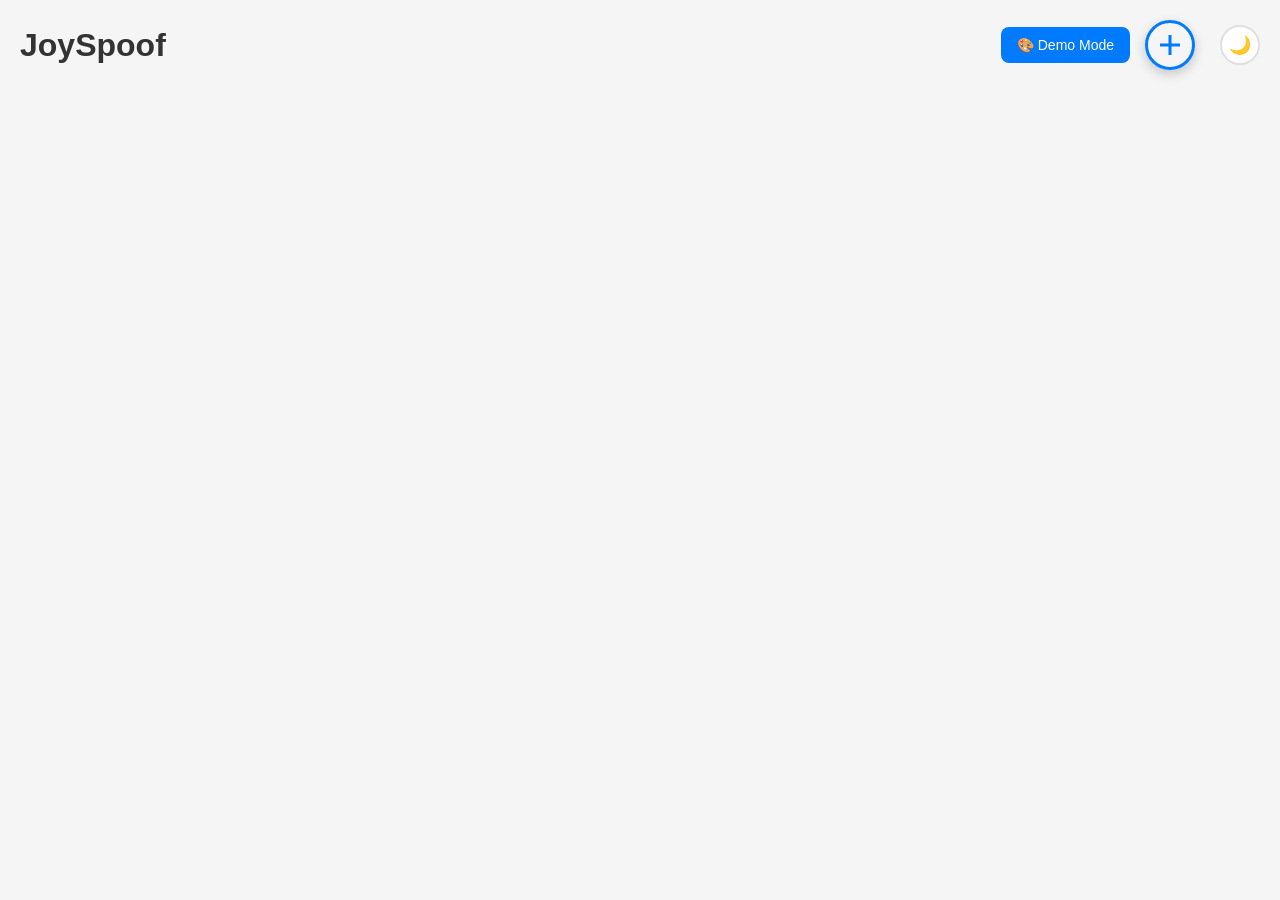
<file: index.html>
<!DOCTYPE html>
<html lang="en">
<head>
    <meta charset="UTF-8">
    <meta name="viewport" content="width=device-width, initial-scale=1.0">
    <title>JoySpoof</title>
    <link rel="icon" href="/images/favicon.jpg" type="image/jpeg">
    <link rel="stylesheet" href="styles.css">
</head>
<body>
    <div class="header-container">
        <h1>JoySpoof</h1>
        <div class="connect-section">
            <a href="demo.html" class="demo-link" title="Try Demo Mode">🎨 Demo Mode</a>
            <button id="connect-btn" class="connect-btn" title="Connect Controller"></button>
            <button id="theme-toggle" class="theme-toggle" title="Toggle Theme">🌓</button>
            <div id="error-message" class="hidden"></div>
        </div>
    </div>
    <div id="controllers-container" class="hidden">
        <!-- Controller sections will be dynamically added here -->
    </div>
    <script type="module" src="app.js"></script>
</body>
</html>
</file>
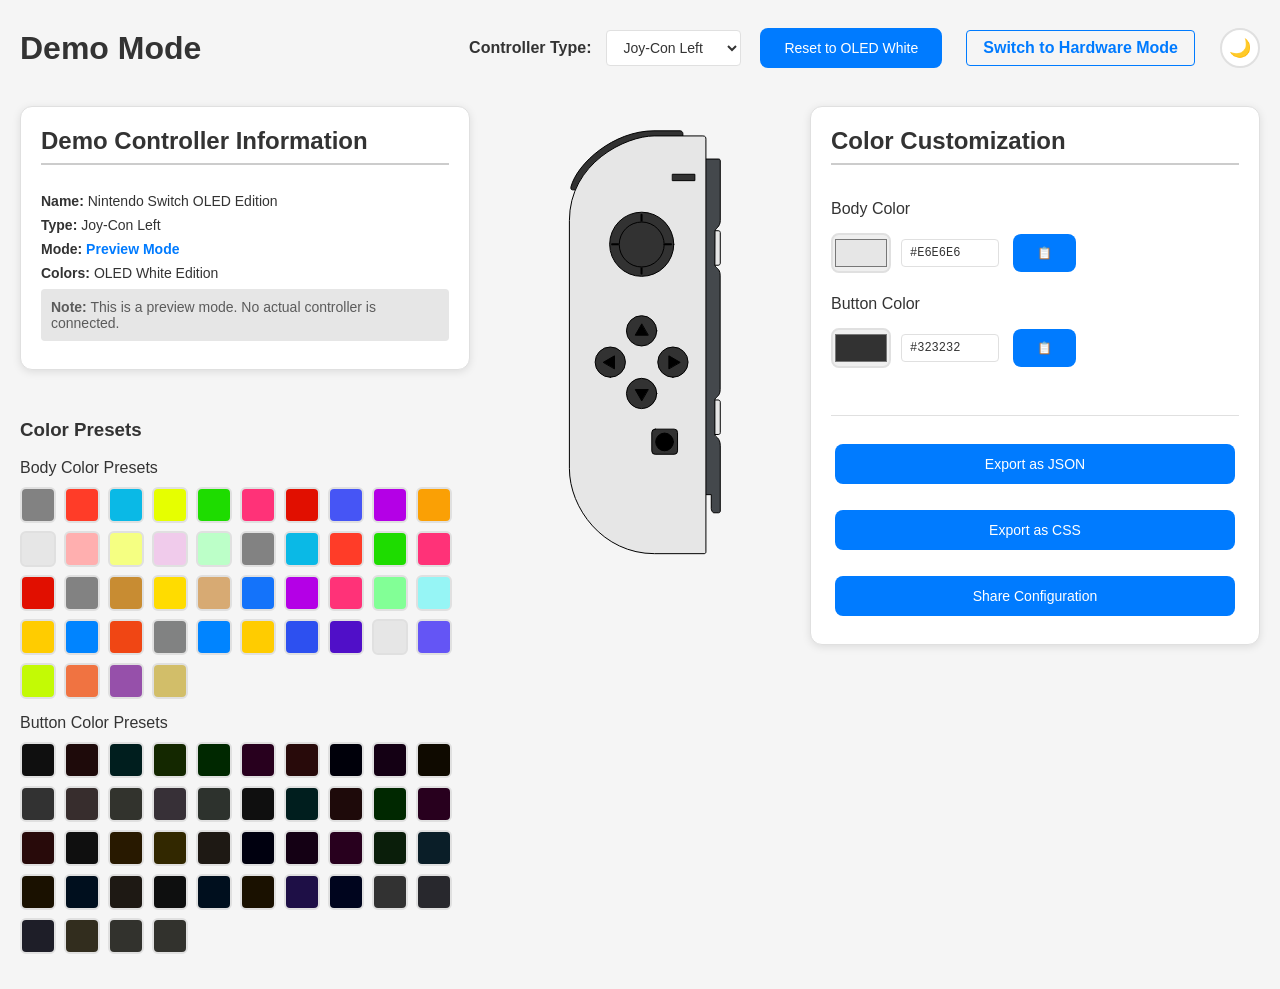
<file: demo.html>
<!DOCTYPE html>
<html lang="en">
<head>
    <meta charset="UTF-8">
    <meta name="viewport" content="width=device-width, initial-scale=1.0">
    <title>Demo Mode</title>
    <link rel="icon" href="/images/favicon.jpg" type="image/jpeg">
    <link rel="stylesheet" href="styles.css">
    <link rel="stylesheet" href="demo-styles.css">
</head>
<body>
    <div class="header-container">
        <h1>Demo Mode</h1>
        <div class="header-controls">
            <div class="demo-controls">
                <label for="controller-type-selector">Controller Type:</label>
                <select id="controller-type-selector">
                    <option value="left-joycon">Joy-Con Left</option>
                    <option value="right-joycon">Joy-Con Right</option>
                </select>
                <button id="demo-reset-btn" class="demo-btn">Reset to OLED White</button>
            </div>
            <div class="mode-switch">
                <a href="index.html" class="mode-link">Switch to Hardware Mode</a>
                <button id="theme-toggle" class="theme-toggle" title="Toggle Theme">🌓</button>
            </div>
        </div>
    </div>

    <div class="demo-container">
        <div class="main-container">
            <div class="left-panel">
                <div class="controller-info">
                    <h2>Demo Controller Information</h2>
                    <div class="controller-details">
                        <div><strong>Name:</strong> <span id="demo-product-name">Nintendo Switch OLED Edition</span></div>
                        <div><strong>Type:</strong> <span id="demo-controller-type">Joy-Con Left</span></div>
                        <div><strong>Mode:</strong> <span class="demo-indicator">Preview Mode</span></div>
                        <div><strong>Colors:</strong> <span id="demo-color-scheme">OLED White Edition</span></div>
                        <div class="demo-note">
                            <strong>Note:</strong> This is a preview mode. No actual controller is connected.
                        </div>
                    </div>
                </div>

                <div class="color-presets-section">
                    <h3>Color Presets</h3>
                    <div class="color-inputs">
                        <div class="color-input">
                            <label for="demo-body-presets">Body Color Presets</label>
                            <div class="preset-colors" data-target="demo-body-color"></div>
                        </div>
                        <div class="color-input">
                            <label for="demo-button-presets">Button Color Presets</label>
                            <div class="preset-colors" data-target="demo-button-color"></div>
                        </div>
                    </div>
                </div>
            </div>
            
            <div class="middle-panel">
                <div class="controller-preview">
                    <object id="demo-controller-image" type="image/svg+xml" class="controller-image" data="images/Joy-Con_Left.svg"></object>
                </div>
            </div>
            
            <div class="right-panel">
                <div class="color-customization">
                    <h2>Color Customization</h2>
                    <div class="color-inputs">
                        <div class="color-input">
                            <label for="demo-body-color">Body Color</label>
                            <div class="color-input-group">
                                <input type="color" id="demo-body-color" value="#E6E6E6">
                                <input type="text" id="demo-body-hex" value="#E6E6E6" class="hex-input">
                                <button id="copy-body-color" class="copy-btn" title="Copy to clipboard">📋</button>
                            </div>
                        </div>
                        
                        <div class="color-input">
                            <label for="demo-button-color">Button Color</label>
                            <div class="color-input-group">
                                <input type="color" id="demo-button-color" value="#323232">
                                <input type="text" id="demo-button-hex" value="#323232" class="hex-input">
                                <button id="copy-button-color" class="copy-btn" title="Copy to clipboard">📋</button>
                            </div>
                        </div>
                        
                        <div class="color-input" id="demo-left-grip-section" style="display: none;">
                            <label for="demo-left-grip-color">Left Grip Color</label>
                            <div class="color-input-group">
                                <input type="color" id="demo-left-grip-color" value="#E6E6E6">
                                <input type="text" id="demo-left-grip-hex" value="#E6E6E6" class="hex-input">
                                <button id="copy-left-grip-color" class="copy-btn" title="Copy to clipboard">📋</button>
                            </div>
                        </div>
                        
                        <div class="color-input" id="demo-right-grip-section" style="display: none;">
                            <label for="demo-right-grip-color">Right Grip Color</label>
                            <div class="color-input-group">
                                <input type="color" id="demo-right-grip-color" value="#E6E6E6">
                                <input type="text" id="demo-right-grip-hex" value="#E6E6E6" class="hex-input">
                                <button id="copy-right-grip-color" class="copy-btn" title="Copy to clipboard">📋</button>
                            </div>
                        </div>
                    </div>
                    
                    <div class="button-group">
                        <button id="export-json" class="export-btn">Export as JSON</button>
                        <button id="export-css" class="export-btn">Export as CSS</button>
                        <button id="share-colors" class="export-btn">Share Configuration</button>
                    </div>
                </div>
            </div>
        </div>
    </div>

    <script type="module" src="demo.js"></script>
</body>
</html>
</file>
<file: styles.css>
:root {
    /* Dark mode colors (default) */
    --bg-color: #222222;
    --text-color: #ffffff;
    --panel-bg: #202020;
    --border-color: #303030;
    --divider-color: #4a4a4a;
    --button-bg: #ffffff;
    --button-text: #000000;
    --button-hover: #b7b7b7;
    --error-bg: #f8d7da;
    --error-text: #721c24;
    --error-border: #f5c6cb;
    --connect-btn-border: #ffffff;
    --connect-btn-plus: #ffffff;
    --preset-hover: #007bff;
    --tooltip-bg: #333333;
    --tooltip-text: #ffffff;
    --disconnect-btn: #dc3545;
    --disconnect-btn-hover: #c82333;
}

/* Light mode colors */
@media (prefers-color-scheme: light) {
    :root {
        --bg-color: #f5f5f5;
        --text-color: #333333;
        --panel-bg: #ffffff;
        --border-color: #e0e0e0;
        --divider-color: #cccccc;
        --button-bg: #007bff;
        --button-text: #ffffff;
        --button-hover: #0056b3;
        --error-bg: #f8d7da;
        --error-text: #721c24;
        --error-border: #f5c6cb;
        --connect-btn-border: #007bff;
        --connect-btn-plus: #007bff;
        --preset-hover: #007bff;
        --tooltip-bg: #333333;
        --tooltip-text: #ffffff;
        --disconnect-btn: #dc3545;
        --disconnect-btn-hover: #c82333;
    }
}

/* Manual theme overrides */
[data-theme="light"] {
    --bg-color: #f5f5f5;
    --text-color: #333333;
    --panel-bg: #ffffff;
    --border-color: #e0e0e0;
    --divider-color: #cccccc;
    --button-bg: #007bff;
    --button-text: #ffffff;
    --button-hover: #0056b3;
    --connect-btn-border: #007bff;
    --connect-btn-plus: #007bff;
}

[data-theme="dark"] {
    --bg-color: #222222;
    --text-color: #ffffff;
    --panel-bg: #202020;
    --border-color: #303030;
    --divider-color: #4a4a4a;
    --button-bg: #ffffff;
    --button-text: #000000;
    --button-hover: #b7b7b7;
    --connect-btn-border: #ffffff;
    --connect-btn-plus: #ffffff;
}

body {
    font-family: Arial, sans-serif;
    max-width: 1400px;
    margin: 0 auto;
    color: var(--text-color);
    padding: 20px;
    background-color: var(--bg-color);
    transition: background-color 0.3s ease, color 0.3s ease;
}

.main-container {
    display: grid;
    grid-template-columns: 1fr auto 1fr;
    gap: 20px;
    align-items: start;
    min-height: 500px;
}

.left-panel {
    display: flex;
    flex-direction: column;
}

.middle-panel {
    display: flex;
    align-items: center;
    justify-content: center;
    min-width: 300px;
    padding: 20px 0;
}

.right-panel {
    display: flex;
    flex-direction: column;
}

.controller-info {
    background: var(--panel-bg);
    border: 1px solid var(--border-color);
    padding: 20px;
    border-radius: 12px;
    box-shadow: 0 2px 8px rgba(0,0,0,0.1);
    height: 100%;
    display: flex;
    flex-direction: column;
    transition: background-color 0.3s ease, border-color 0.3s ease;
}

.controller-details {
    flex: 1;
}

.controller-details > div {
    margin: 8px 0;
    font-size: 14px;
}

.controller-preview {
    text-align: center;
    display: flex;
    align-items: center;
    justify-content: center;
    flex-direction: column;
}

.controller-image {
    max-width: 280px;
    height: auto;
}

.battery-info {
    display: flex;
    align-items: center;
    gap: 10px;
    margin: 10px 0;
    font-weight: bold;
}

.color-customization {
    background: var(--panel-bg);
    border: 1px solid var(--border-color);
    padding: 20px;
    border-radius: 12px;
    box-shadow: 0 2px 8px rgba(0,0,0,0.1);
    height: 100%;
    display: flex;
    flex-direction: column;
    transition: background-color 0.3s ease, border-color 0.3s ease;
}

.color-inputs {
    flex: 1;
}

.color-input {
    margin: 15px 0;
}

.color-input label {
    display: block;
    margin-bottom: 8px;
    font-weight: 500;
    color: var(--text-color);
}

.color-input input[type="color"] {
    width: 60px;
    height: 40px;
    border: 2px solid var(--border-color);
    border-radius: 8px;
    cursor: pointer;
    padding: 0;
    transition: border-color 0.3s ease;
}

.preset-colors {
    display: flex;
    gap: 8px;
    margin: 10px 0;
    flex-wrap: wrap;
}

.preset-color {
    width: 32px;
    height: 32px;
    border: 2px solid var(--border-color);
    cursor: pointer;
    border-radius: 6px;
    transition: transform 0.2s, border-color 0.3s ease;
    position: relative;
}

.preset-color:hover {
    transform: scale(1.1);
    border-color: var(--preset-hover);
}

.hidden {
    display: none;
}

/* Theme toggle button */
.theme-toggle {
    background: var(--panel-bg);
    border: 2px solid var(--border-color);
    color: var(--text-color);
    font-size: 18px;
    width: 40px;
    height: 40px;
    border-radius: 50%;
    cursor: pointer;
    transition: all 0.3s ease;
    margin-left: 10px;
    display: flex;
    align-items: center;
    justify-content: center;
}

.theme-toggle:hover {
    transform: scale(1.1);
    border-color: var(--preset-hover);
}

/* Connect button styling */
.connect-section {
    display: flex;
    align-items: center;
    justify-content: center;
    gap: 15px;
}

.connect-btn {
    background: transparent;
    border: 3px solid var(--connect-btn-border);
    color: var(--connect-btn-plus);
    font-size: 24px;
    font-weight: bold;
    width: 50px;
    height: 50px;
    border-radius: 50%;
    cursor: pointer;
    transition: all 0.3s ease;
    box-shadow: 0 4px 12px rgba(0,0,0,0.2);
    position: relative;
}

.connect-btn:hover {
    transform: scale(1.1);
    box-shadow: 0 6px 16px rgba(0,0,0,0.3);
}

.connect-btn:disabled {
    opacity: 0.5;
    cursor: not-allowed;
    transform: none;
}

.connect-btn::before,
.connect-btn::after {
    content: '';
    position: absolute;
    background: var(--connect-btn-plus);
    transition: background-color 0.3s ease;
}

.connect-btn::before {
    width: 20px;
    height: 3px;
    top: 50%;
    left: 50%;
    transform: translate(-50%, -50%);
}

.connect-btn::after {
    width: 3px;
    height: 20px;
    top: 50%;
    left: 50%;
    transform: translate(-50%, -50%);
}

/* Demo link styling */
.demo-link {
    background: var(--preset-hover);
    color: white;
    text-decoration: none;
    padding: 10px 16px;
    border-radius: 8px;
    font-weight: 500;
    font-size: 14px;
    transition: all 0.3s ease;
    display: flex;
    align-items: center;
    gap: 6px;
}

.demo-link:hover {
    transform: translateY(-2px);
    box-shadow: 0 4px 12px rgba(0,123,255,0.3);
}

/* Regular buttons */
button:not(.connect-btn):not(.theme-toggle) {
    background: var(--button-bg);
    color: var(--button-text);
    border: none;
    padding: 12px 24px;
    border-radius: 8px;
    cursor: pointer;
    margin: 8px 4px;
    font-weight: 500;
    transition: background-color 0.3s ease;
}

button:not(.connect-btn):not(.theme-toggle):hover {
    background: var(--button-hover);
}

button:not(.connect-btn):not(.theme-toggle):disabled {
    background: #ccc;
    cursor: not-allowed;
}

.button-group {
    margin-top: auto;
    padding-top: 20px;
}

#error-message {
    background: var(--error-bg);
    color: var(--error-text);
    padding: 12px;
    border-radius: 8px;
    margin: 10px 0;
    border: 1px solid var(--error-border);
}

h1 {
    text-align: left;
    color: var(--text-color);
    margin-bottom: 0;
    margin: 0;
}

/* Add new header container styles */
.header-container {
    display: flex;
    justify-content: space-between;
    align-items: center;
    margin-bottom: 30px;
}

h2 {
    margin-top: 0;
    color: var(--text-color);
    border-bottom: 2px solid var(--divider-color);
    padding-bottom: 8px;
    transition: color 0.3s ease, border-color 0.3s ease;
}

.controller-section {
    margin-bottom: 20px;
}

.controller-divider {
    border: none;
    border-top: 2px solid var(--divider-color);
    margin: 40px 0;
    opacity: 0.6;
    transition: border-color 0.3s ease;
}

.disconnect-btn {
    background: var(--disconnect-btn) !important;
    color: white !important;
}

.disconnect-btn:hover {
    background: var(--disconnect-btn-hover) !important;
}

/* Custom tooltip styles */
.preset-color:hover::after {
    content: attr(data-tooltip);
    position: absolute;
    bottom: 100%;
    left: 50%;
    transform: translateX(-50%);
    background: var(--tooltip-bg);
    color: var(--tooltip-text);
    padding: 8px 12px;
    border-radius: 6px;
    font-size: 12px;
    white-space: pre-line;
    z-index: 1000;
    margin-bottom: 5px;
    min-width: 120px;
    text-align: center;
    box-shadow: 0 2px 8px rgba(0,0,0,0.3);
}

.preset-color:hover::before {
    content: '';
    position: absolute;
    bottom: 100%;
    left: 50%;
    transform: translateX(-50%);
    border: 5px solid transparent;
    border-top-color: var(--tooltip-bg);
    z-index: 1001;
}

@media (max-width: 1024px) {
    .main-container {
        grid-template-columns: 1fr;
        grid-template-rows: auto auto auto;
        gap: 20px;
    }
    
    .middle-panel {
        order: 1;
    }
    
    .left-panel {
        order: 2;
    }
    
    .right-panel {
        order: 3;
    }
}

@media (max-width: 768px) {
    body {
        padding: 10px;
    }
    
    .controller-image {
        max-width: 200px;
    }
    
    .header-container {
        flex-direction: column;
        gap: 15px;
    }
    
    .connect-section {
        justify-content: center;
    }
}
</file>
<file: demo-styles.css>
/* Demo-specific styles */
.demo-container {
    margin-top: 20px;
}

.header-controls {
    display: flex;
    justify-content: space-between;
    align-items: center;
    flex-wrap: wrap;
    gap: 20px;
}

.demo-controls {
    display: flex;
    align-items: center;
    gap: 15px;
    flex-wrap: wrap;
}

.demo-controls label {
    font-weight: bold;
}

#controller-type-selector {
    padding: 8px 12px;
    border: 1px solid var(--border-color);
    border-radius: 4px;
    background-color: var(--panel-bg);
    color: var(--text-color);
    font-size: 14px;
}

.demo-btn, .export-btn {
    padding: 8px 16px;
    border: 1px solid var(--border-color);
    border-radius: 4px;
    background-color: var(--button-bg);
    color: var(--button-text);
    cursor: pointer;
    font-size: 14px;
    transition: background-color 0.2s ease;
}

.demo-btn:hover, .export-btn:hover {
    background-color: var(--button-hover);
}

.mode-switch {
    display: flex;
    align-items: center;
    gap: 15px;
}

.mode-link {
    color: var(--preset-hover);
    text-decoration: none;
    font-weight: bold;
    padding: 8px 16px;
    border: 1px solid var(--preset-hover);
    border-radius: 4px;
    transition: all 0.2s ease;
}

.mode-link:hover {
    background-color: var(--preset-hover);
    color: white;
}

.demo-indicator {
    color: var(--preset-hover);
    font-weight: bold;
}

.demo-note {
    margin-top: 10px;
    padding: 10px;
    background-color: var(--border-color);
    border-radius: 4px;
    font-size: 14px;
    opacity: 0.8;
}

.color-input-group {
    display: flex;
    align-items: center;
    gap: 10px;
    margin-top: 5px;
}

.hex-input {
    width: 80px;
    padding: 6px 8px;
    border: 1px solid var(--border-color);
    border-radius: 4px;
    background-color: var(--panel-bg);
    color: var(--text-color);
    font-family: monospace;
    font-size: 12px;
}

.copy-btn {
    padding: 6px 10px;
    border: 1px solid var(--border-color);
    border-radius: 4px;
    background-color: var(--panel-bg);
    color: var(--text-color);
    cursor: pointer;
    font-size: 12px;
    transition: background-color 0.2s ease;
}

.copy-btn:hover {
    background-color: var(--border-color);
}

.color-presets-section {
    margin-top: 30px;
}

/* Hardware-style preset colors */
.preset-colors {
    display: flex;
    gap: 8px;
    margin: 10px 0;
    flex-wrap: wrap;
}

.preset-color {
    width: 32px;
    height: 32px;
    border: 2px solid var(--border-color);
    cursor: pointer;
    border-radius: 6px;
    transition: transform 0.2s, border-color 0.3s ease;
    position: relative;
}

.preset-color:hover {
    transform: scale(1.1);
    border-color: var(--preset-hover);
}

.button-group {
    display: flex;
    flex-direction: column;
    gap: 10px;
    margin-top: 25px;
    padding-top: 20px;
    border-top: 1px solid var(--border-color);
}

.toast {
    position: fixed;
    top: 20px;
    right: 20px;
    background-color: var(--preset-hover);
    color: white;
    padding: 12px 20px;
    border-radius: 4px;
    z-index: 1000;
    opacity: 0;
    transform: translateY(-20px);
    transition: all 0.3s ease;
}

.toast.show {
    opacity: 1;
    transform: translateY(0);
}

/* Responsive design */
@media (max-width: 1200px) {
    .main-container {
        grid-template-columns: 1fr;
        gap: 30px;
    }
    
    .middle-panel {
        order: -1;
    }
    
    .header-controls {
        flex-direction: column;
        align-items: stretch;
    }
    
    .demo-controls {
        justify-content: center;
    }
    
    .mode-switch {
        justify-content: center;
    }
}

@media (max-width: 768px) {
    .demo-controls {
        flex-direction: column;
        align-items: stretch;
    }
    
    .demo-controls > * {
        text-align: center;
    }
    
    .color-input-group {
        flex-wrap: wrap;
        justify-content: center;
    }
}
</file>
